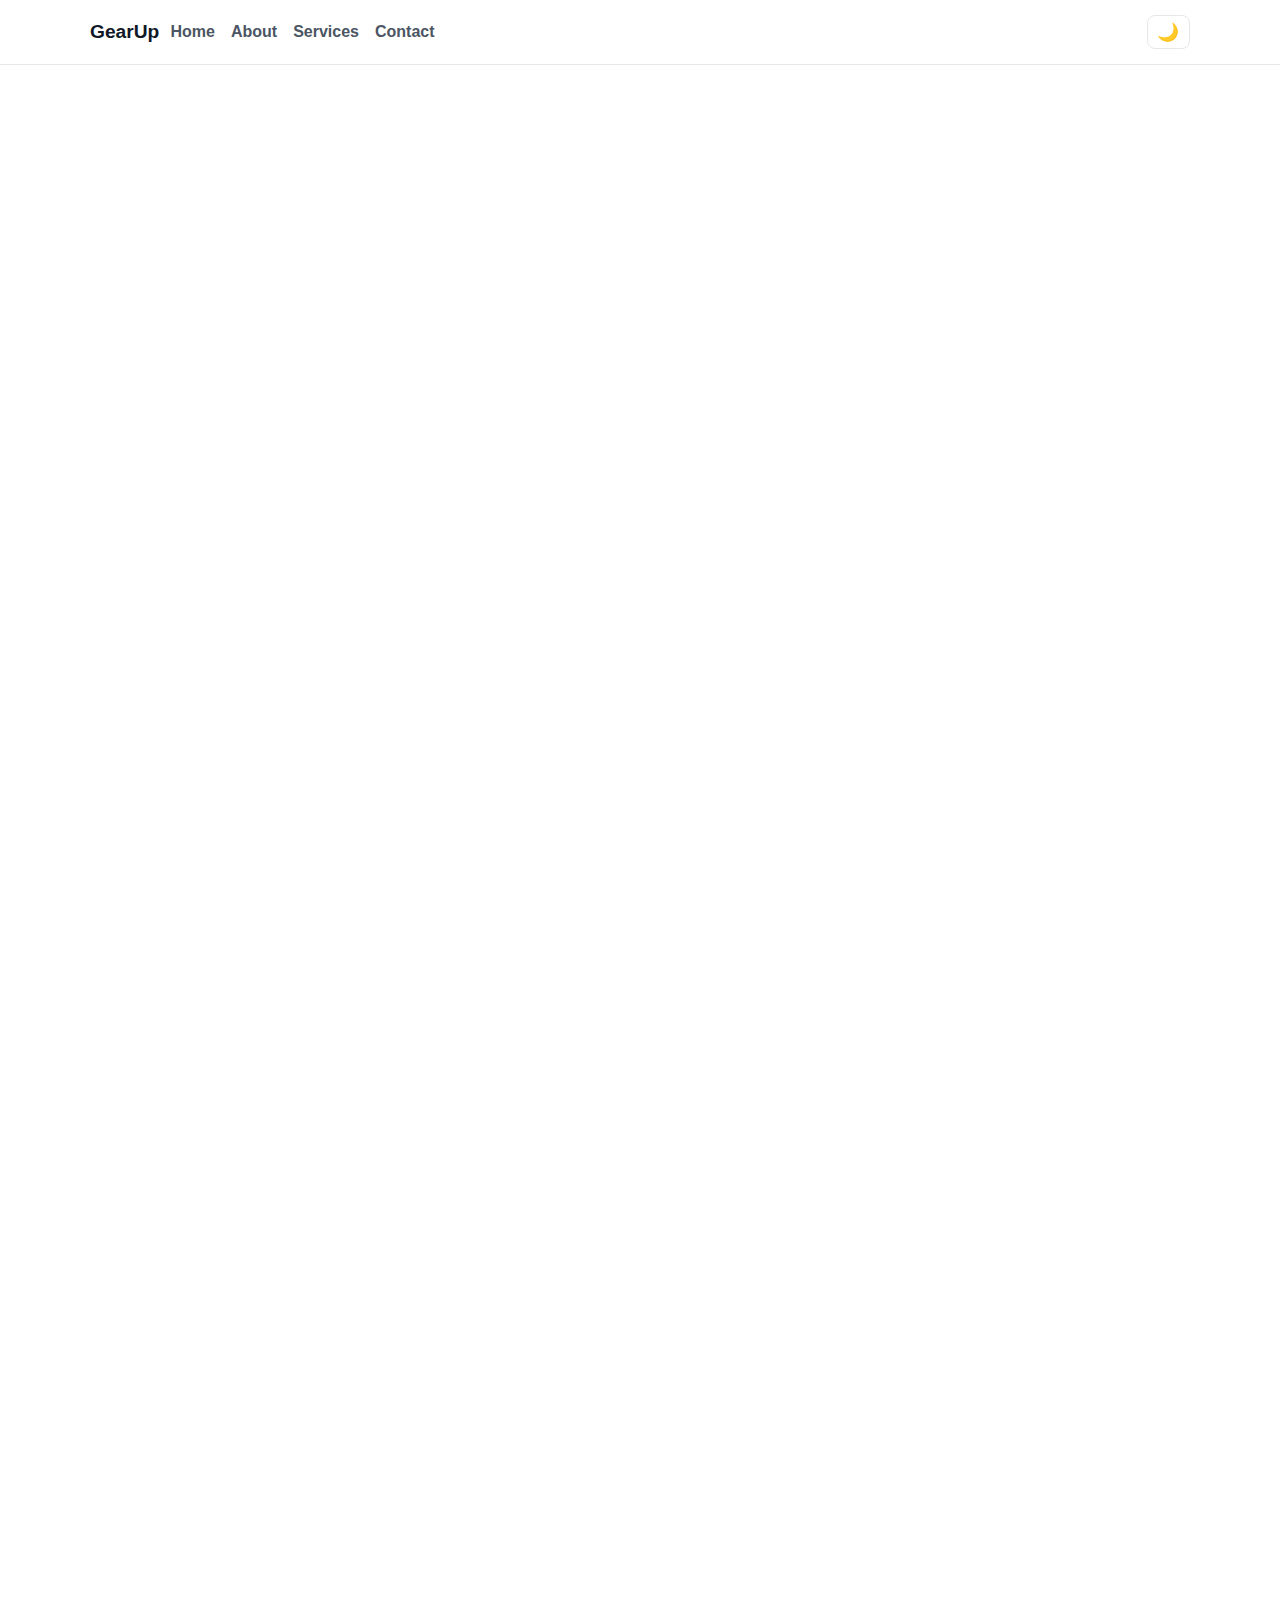
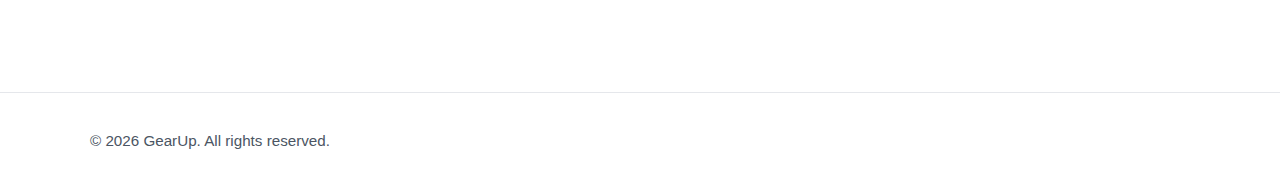
<file: index.html>
<!DOCTYPE html>
<html lang="en">
  <head>
    <meta charset="UTF-8" />
    <meta name="viewport" content="width=device-width, initial-scale=1.0" />
    <title>GearUp</title>
    <link rel="stylesheet" href="styles.css" />
  </head>
  <body>
    <header class="site-header">
      <div class="container nav-wrap">
        <a href="#" class="logo">GearUp</a>
        <nav class="site-nav" id="site-nav" aria-label="Main navigation">
          <a href="#home">Home</a>
          <a href="#about">About</a>
          <a href="#services">Services</a>
          <a href="#contact">Contact</a>
        </nav>
        <button class="theme-btn" id="theme-btn" aria-label="Toggle theme">🌙</button>
        <button class="menu-btn" id="menu-btn" aria-label="Toggle menu" aria-expanded="false">☰</button>
      </div>
    </header>

    <main>
      <section class="hero reveal" id="home">
        <div class="container hero-content">
          <h1>Build your next step with confidence.</h1>
          <p>
            A clean, modern starter website for your project, business, or personal brand.
            Fast, responsive, and easy to customize.
          </p>
          <a class="btn" href="#contact">Get Started</a>
        </div>
      </section>

      <section class="section reveal" id="about">
        <div class="container">
          <h2>About</h2>
          <p>
            GearUp helps you present what you do in a simple and professional way.
            This starter includes a hero section, service cards, and a contact form.
          </p>
        </div>
      </section>

      <section class="section alt reveal" id="services">
        <div class="container">
          <h2>Services</h2>
          <div class="cards">
            <article class="card reveal">
              <h3>Design</h3>
              <p>Clean layouts focused on readability and conversion.</p>
            </article>
            <article class="card reveal">
              <h3>Development</h3>
              <p>Responsive frontend implementation for all devices.</p>
            </article>
            <article class="card reveal">
              <h3>Support</h3>
              <p>Easy customization and updates as your project grows.</p>
            </article>
          </div>
        </div>
      </section>

      <section class="section reveal" id="contact">
        <div class="container">
          <h2>Contact</h2>
          <form class="contact-form" id="contact-form">
            <label>
              Name
              <input type="text" name="name" required />
            </label>
            <label>
              Email
              <input type="email" name="email" required />
            </label>
            <label>
              Message
              <textarea id="message-input" name="message" rows="5" maxlength="300" required></textarea>
            </label>
            <p class="char-count" id="char-count">0 / 300</p>
            <button type="submit" class="btn">Send Message</button>
            <p class="form-message" id="form-message" aria-live="polite"></p>
          </form>
        </div>
      </section>
    </main>

    <footer class="site-footer">
      <div class="container">
        <p>© 2026 GearUp. All rights reserved.</p>
      </div>
    </footer>

    <button class="to-top" id="to-top" aria-label="Back to top">↑</button>

    <script src="script.js"></script>
  </body>
</html>
</file>
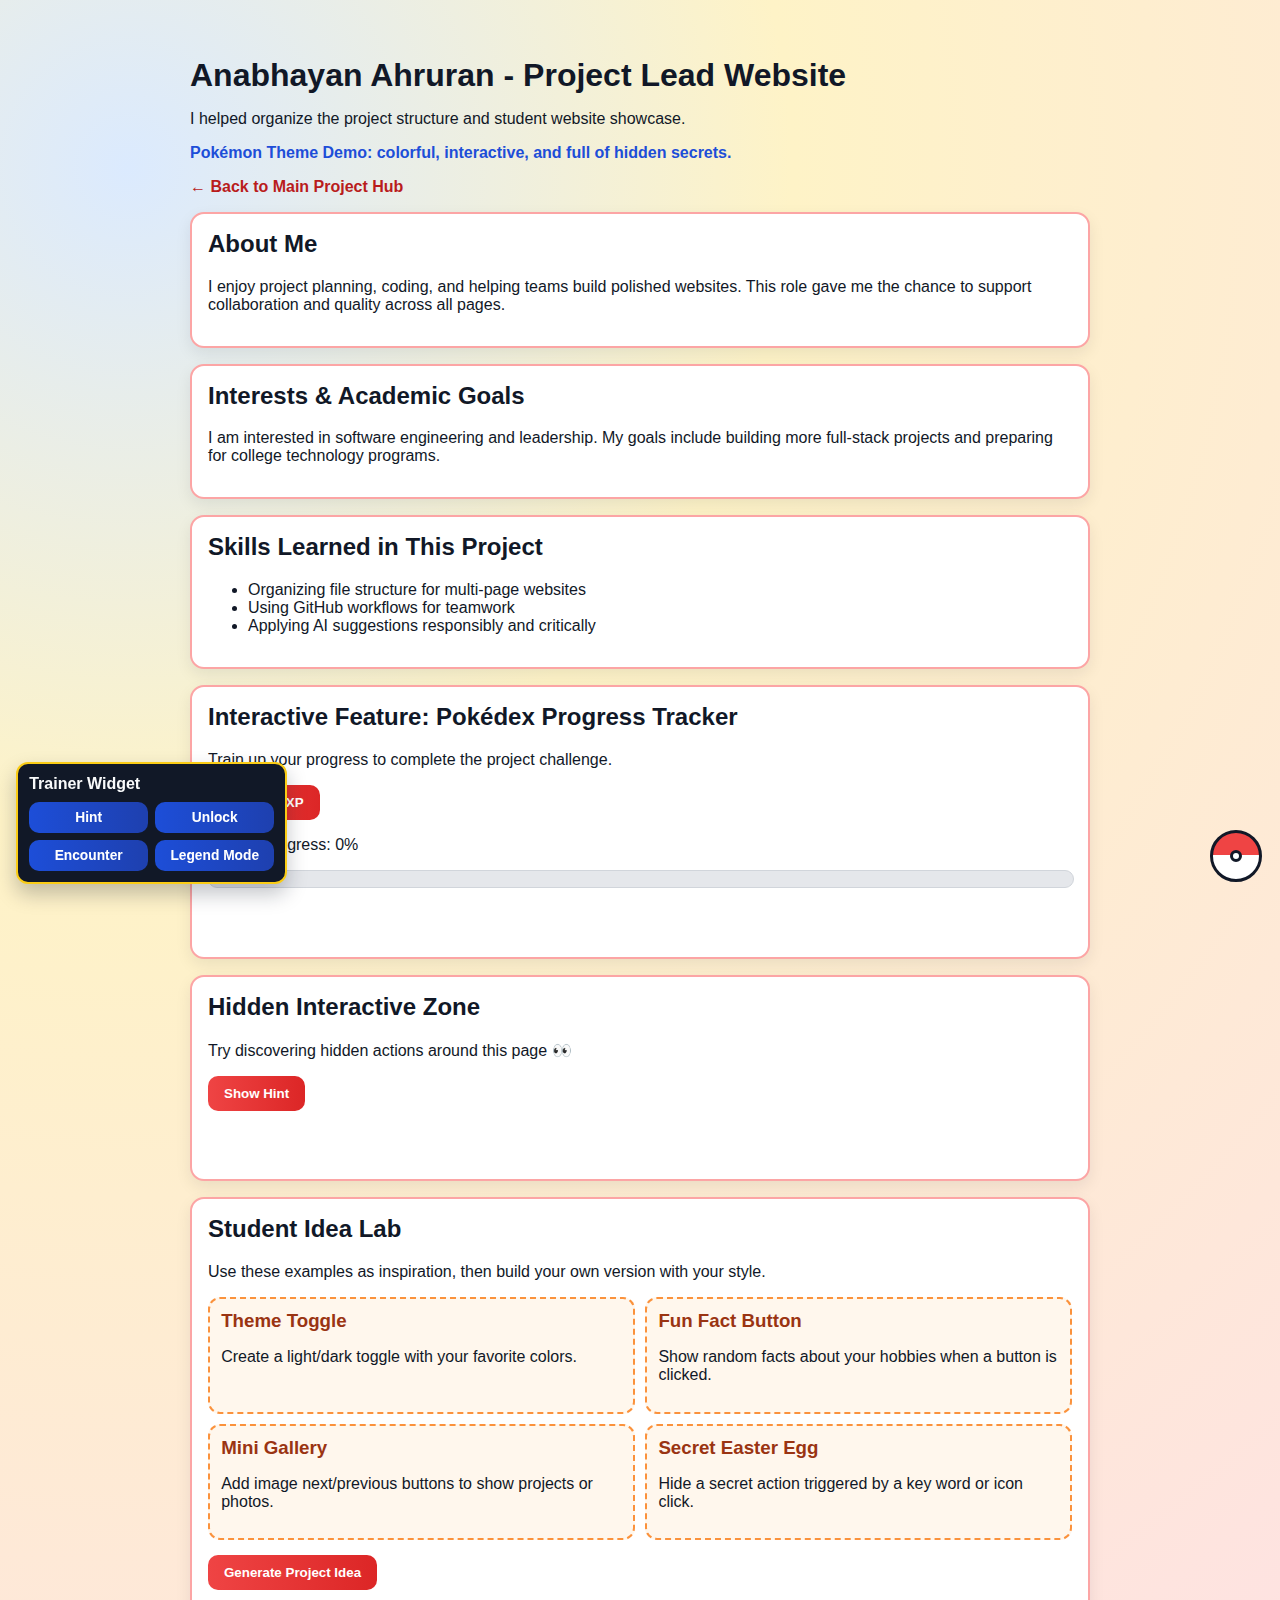
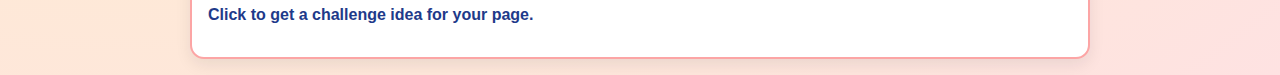
<file: AnabhayanAhruran/index.html>
<!DOCTYPE html>
<html lang="en">
  <head>
    <meta charset="UTF-8" />
    <meta name="viewport" content="width=device-width, initial-scale=1.0" />
    <title>Anabhayan Ahruran | Project Lead | GEAR UP</title>
    <link rel="stylesheet" href="styles.css" />
  </head>
  <body>
    <!-- Project lead header -->
    <header>
      <h1>Anabhayan Ahruran - Project Lead Website</h1>
      <p>I helped organize the project structure and student website showcase.</p>
      <p class="theme-note">Pokémon Theme Demo: colorful, interactive, and full of hidden secrets.</p>
      <a href="../index.html">← Back to Main Project Hub</a>
    </header>

    <main>
      <!-- About section -->
      <section>
        <h2>About Me</h2>
        <p>
          I enjoy project planning, coding, and helping teams build polished websites. This role
          gave me the chance to support collaboration and quality across all pages.
        </p>
      </section>

      <!-- Interests section -->
      <section>
        <h2>Interests & Academic Goals</h2>
        <p>
          I am interested in software engineering and leadership. My goals include building more
          full-stack projects and preparing for college technology programs.
        </p>
      </section>

      <!-- Skills section -->
      <section>
        <h2>Skills Learned in This Project</h2>
        <ul>
          <li>Organizing file structure for multi-page websites</li>
          <li>Using GitHub workflows for teamwork</li>
          <li>Applying AI suggestions responsibly and critically</li>
        </ul>
      </section>

      <!-- Interactive feature -->
      <section>
        <h2>Interactive Feature: Pokédex Progress Tracker</h2>
        <p>Train up your progress to complete the project challenge.</p>
        <button id="progress-btn">Train +20 XP</button>
        <p id="progress-text">Project Progress: 0%</p>
        <div class="progress-bar">
          <div id="progress-fill"></div>
        </div>
        <p id="badge-text" class="badge-text" aria-live="polite"></p>
      </section>

      <section>
        <h2>Hidden Interactive Zone</h2>
        <p>Try discovering hidden actions around this page 👀</p>
        <button id="hint-btn">Show Hint</button>
        <p id="hint-output"></p>
      </section>

      <section>
        <h2>Student Idea Lab</h2>
        <p>Use these examples as inspiration, then build your own version with your style.</p>
        <div class="idea-grid">
          <article class="idea-card">
            <h3>Theme Toggle</h3>
            <p>Create a light/dark toggle with your favorite colors.</p>
          </article>
          <article class="idea-card">
            <h3>Fun Fact Button</h3>
            <p>Show random facts about your hobbies when a button is clicked.</p>
          </article>
          <article class="idea-card">
            <h3>Mini Gallery</h3>
            <p>Add image next/previous buttons to show projects or photos.</p>
          </article>
          <article class="idea-card">
            <h3>Secret Easter Egg</h3>
            <p>Hide a secret action triggered by a key word or icon click.</p>
          </article>
        </div>
        <button id="idea-btn">Generate Project Idea</button>
        <p id="idea-output">Click to get a challenge idea for your page.</p>
      </section>
    </main>

    <div class="pokeball-badge" id="pokeball-badge" title="Secret trigger"></div>

    <aside class="secret-panel" id="secret-panel" aria-hidden="true">
      <h3>Secret Pokédex Unlocked</h3>
      <p id="secret-message">A hidden trainer interaction has been activated.</p>
      <button id="encounter-btn">Find Wild Pokémon</button>
      <p id="encounter-output">No encounter yet.</p>
    </aside>

    <aside class="trainer-widget" aria-label="Trainer controls">
      <h3>Trainer Widget</h3>
      <div class="widget-actions">
        <button id="widget-hint">Hint</button>
        <button id="widget-unlock">Unlock</button>
        <button id="widget-encounter">Encounter</button>
        <button id="widget-legend">Legend Mode</button>
      </div>
    </aside>

    <script src="script.js"></script>
  </body>
</html>
</file>
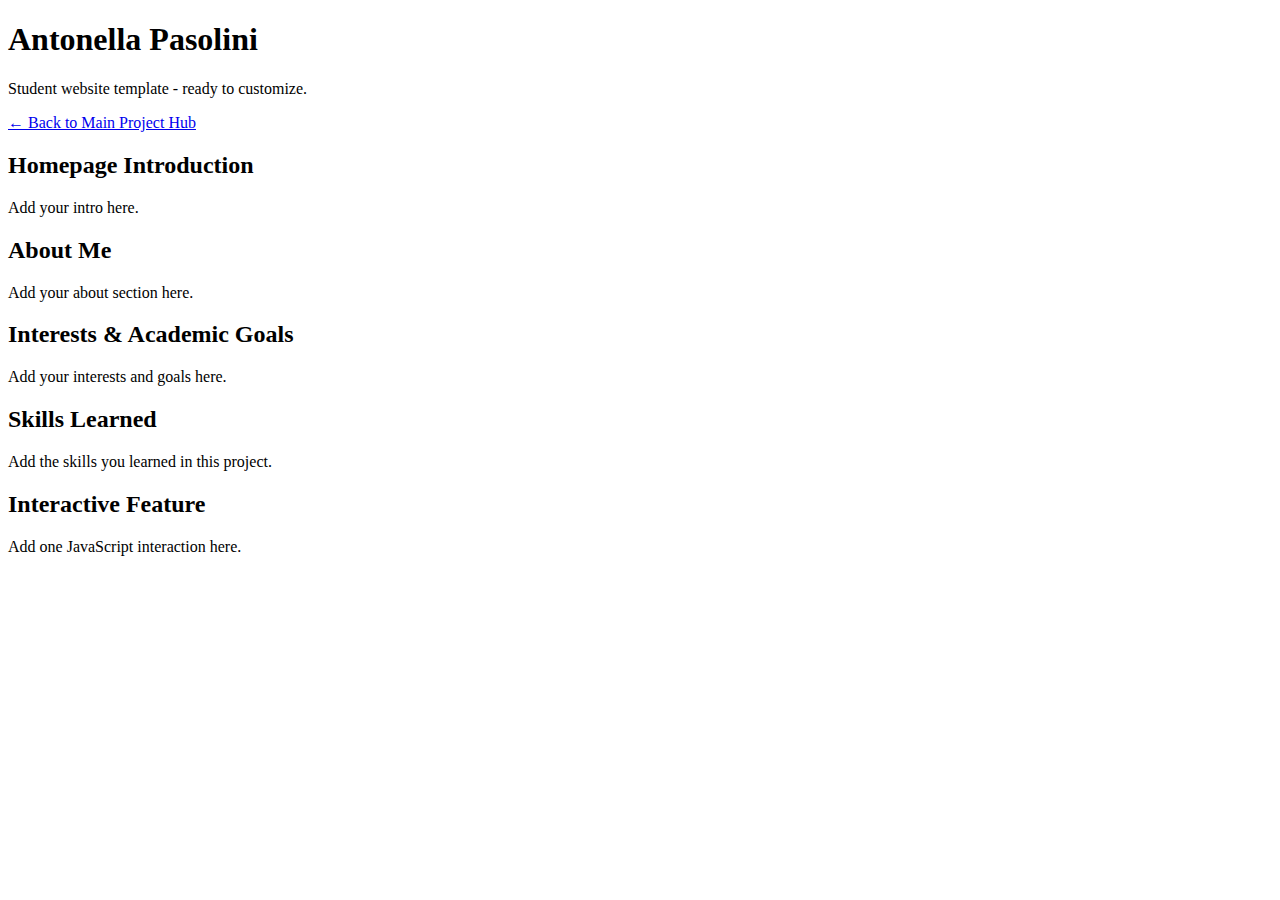
<file: antonella-pasolini/index.html>
<!DOCTYPE html>
<html lang="en">
  <head>
    <meta charset="UTF-8" />
    <meta name="viewport" content="width=device-width, initial-scale=1.0" />
    <title>Antonella Pasolini | Starter Template</title>
  </head>
  <body>
    <!-- Student starter template: build your design from scratch -->
    <header>
      <h1>Antonella Pasolini</h1>
      <p>Student website template - ready to customize.</p>
      <a href="../index.html">← Back to Main Project Hub</a>
    </header>

    <main>
      <section>
        <h2>Homepage Introduction</h2>
        <p>Add your intro here.</p>
      </section>

      <section>
        <h2>About Me</h2>
        <p>Add your about section here.</p>
      </section>

      <section>
        <h2>Interests & Academic Goals</h2>
        <p>Add your interests and goals here.</p>
      </section>

      <section>
        <h2>Skills Learned</h2>
        <p>Add the skills you learned in this project.</p>
      </section>

      <section>
        <h2>Interactive Feature</h2>
        <p>Add one JavaScript interaction here.</p>
      </section>
    </main>
  </body>
</html>
</file>
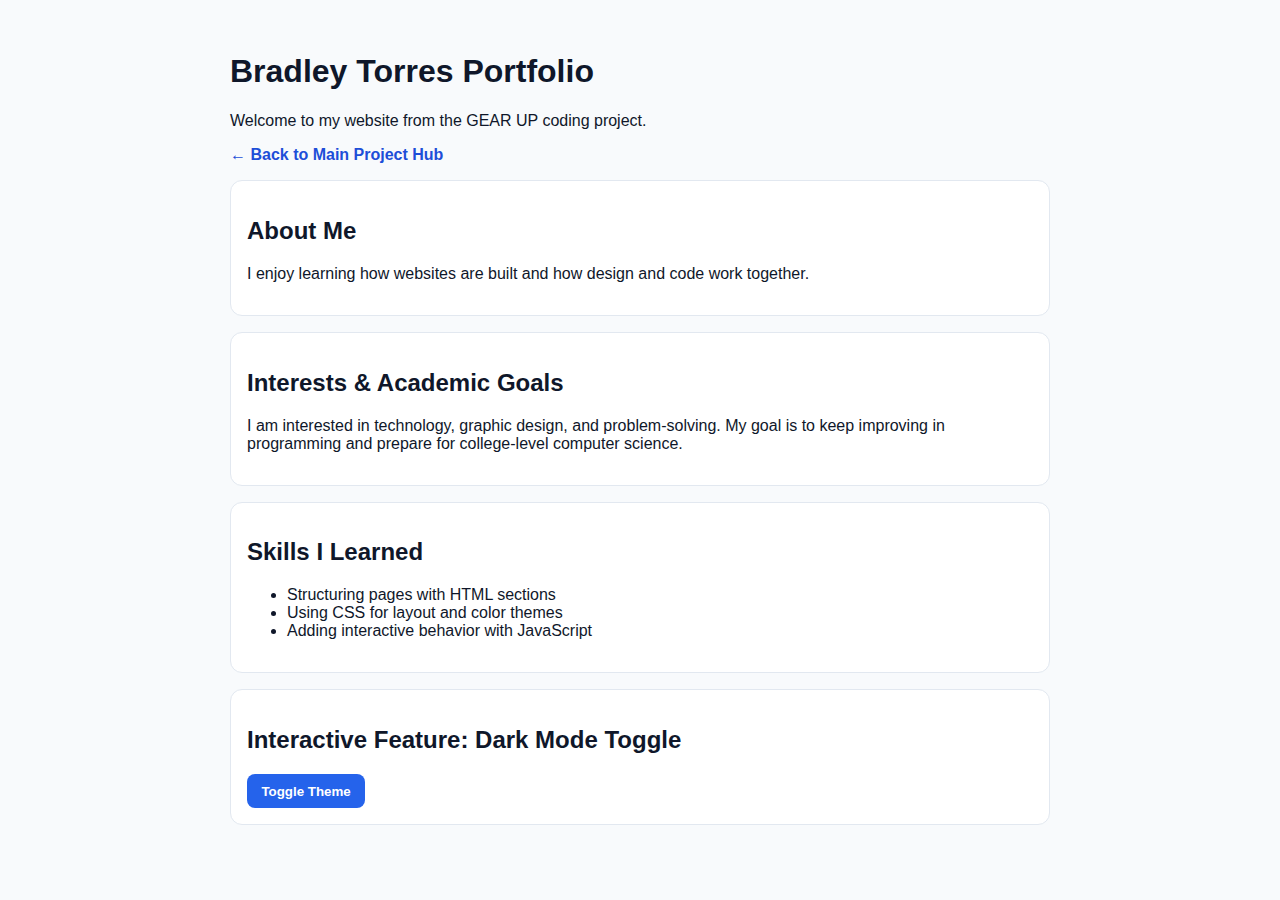
<file: bradley-torres/index.html>
<!DOCTYPE html>
<html lang="en">
  <head>
    <meta charset="UTF-8" />
    <meta name="viewport" content="width=device-width, initial-scale=1.0" />
    <title>Bradley Torres | GEAR UP</title>
    <link rel="stylesheet" href="styles.css" />
  </head>
  <body>
    <!-- Student page header -->
    <header>
      <h1>Bradley Torres Portfolio</h1>
      <p>Welcome to my website from the GEAR UP coding project.</p>
      <a href="../index.html">← Back to Main Project Hub</a>
    </header>

    <main>
      <!-- About Me section -->
      <section>
        <h2>About Me</h2>
        <p>
          I enjoy learning how websites are built and how design and code work together.
        </p>
      </section>

      <!-- Interests and goals -->
      <section>
        <h2>Interests & Academic Goals</h2>
        <p>
          I am interested in technology, graphic design, and problem-solving. My goal is to keep
          improving in programming and prepare for college-level computer science.
        </p>
      </section>

      <!-- Skills learned -->
      <section>
        <h2>Skills I Learned</h2>
        <ul>
          <li>Structuring pages with HTML sections</li>
          <li>Using CSS for layout and color themes</li>
          <li>Adding interactive behavior with JavaScript</li>
        </ul>
      </section>

      <!-- Interactive feature -->
      <section class="interactive">
        <h2>Interactive Feature: Dark Mode Toggle</h2>
        <button id="theme-toggle">Toggle Theme</button>
      </section>
    </main>

    <script src="script.js"></script>
  </body>
</html>
</file>
<file: styles.css>
:root {
  --bg: #ffffff;
  --text: #111827;
  --muted: #4b5563;
  --primary: #2563eb;
  --primary-dark: #1e40af;
  --surface: #f3f4f6;
  --border: #e5e7eb;
  --header-bg: #ffffff;
}

[data-theme="dark"] {
  --bg: #0b1220;
  --text: #e5e7eb;
  --muted: #94a3b8;
  --primary: #60a5fa;
  --primary-dark: #3b82f6;
  --surface: #121a2c;
  --border: #243047;
  --header-bg: #0f172a;
}

* {
  box-sizing: border-box;
}

html {
  scroll-behavior: smooth;
}

body {
  margin: 0;
  font-family: Arial, Helvetica, sans-serif;
  color: var(--text);
  background: var(--bg);
  line-height: 1.6;
  transition: background-color 0.25s ease, color 0.25s ease;
}

.container {
  width: min(1100px, 92%);
  margin: 0 auto;
}

.site-header {
  border-bottom: 1px solid var(--border);
  background: var(--header-bg);
  position: sticky;
  top: 0;
  z-index: 10;
}

.nav-wrap {
  display: flex;
  align-items: center;
  justify-content: space-between;
  gap: 0.7rem;
  min-height: 64px;
}

.logo {
  text-decoration: none;
  color: var(--text);
  font-weight: 700;
  font-size: 1.2rem;
}

.site-nav {
  display: flex;
  gap: 1rem;
}

.site-nav a {
  text-decoration: none;
  color: var(--muted);
  font-weight: 600;
}

.site-nav a:hover,
.site-nav a.active {
  color: var(--primary);
}

.theme-btn,
.menu-btn {
  border: 1px solid var(--border);
  background: var(--header-bg);
  padding: 0.35rem 0.6rem;
  border-radius: 0.5rem;
  font-size: 1.1rem;
  cursor: pointer;
  color: var(--text);
}

.theme-btn {
  margin-left: auto;
}

.menu-btn {
  display: none;
}

.hero {
  padding: 5rem 0;
  background: linear-gradient(180deg, color-mix(in srgb, var(--primary) 12%, var(--bg)) 0%, var(--bg) 100%);
}

.hero-content {
  max-width: 700px;
}

.hero h1 {
  margin: 0 0 0.8rem;
  font-size: clamp(2rem, 4vw, 3rem);
  line-height: 1.2;
}

.hero p {
  margin: 0 0 1.5rem;
  color: var(--muted);
}

.btn {
  display: inline-block;
  border: none;
  background: var(--primary);
  color: white;
  padding: 0.7rem 1.1rem;
  border-radius: 0.55rem;
  text-decoration: none;
  font-weight: 700;
  cursor: pointer;
}

.btn:hover {
  background: var(--primary-dark);
}

.section {
  padding: 3.5rem 0;
}

.section h2 {
  margin-top: 0;
  font-size: 1.8rem;
}

.section p {
  color: var(--muted);
}

.alt {
  background: var(--surface);
}

.cards {
  display: grid;
  grid-template-columns: repeat(3, minmax(0, 1fr));
  gap: 1rem;
  margin-top: 1.1rem;
}

.card {
  background: var(--header-bg);
  border: 1px solid var(--border);
  border-radius: 0.8rem;
  padding: 1rem;
  transition: transform 0.2s ease, border-color 0.2s ease;
}

.card:hover {
  transform: translateY(-4px);
  border-color: var(--primary);
}

.card h3 {
  margin-top: 0;
}

.contact-form {
  max-width: 640px;
  display: grid;
  gap: 0.9rem;
}

.contact-form label {
  display: grid;
  gap: 0.4rem;
  font-weight: 600;
}

.contact-form input,
.contact-form textarea {
  border: 1px solid var(--border);
  border-radius: 0.55rem;
  padding: 0.65rem;
  font: inherit;
  background: var(--header-bg);
  color: var(--text);
}

.form-message {
  margin: 0.2rem 0 0;
  color: var(--primary-dark);
  font-weight: 600;
}

.char-count {
  margin: 0;
  color: var(--muted);
  font-weight: 600;
  font-size: 0.9rem;
}

.reveal {
  opacity: 0;
  transform: translateY(16px);
  transition: opacity 0.45s ease, transform 0.45s ease;
}

.reveal.visible {
  opacity: 1;
  transform: translateY(0);
}

.site-footer {
  border-top: 1px solid var(--border);
  padding: 1.3rem 0;
  color: var(--muted);
  font-size: 0.95rem;
}

.to-top {
  position: fixed;
  right: 1rem;
  bottom: 1rem;
  width: 2.4rem;
  height: 2.4rem;
  border: 1px solid var(--border);
  border-radius: 999px;
  background: var(--header-bg);
  color: var(--text);
  font-size: 1.1rem;
  cursor: pointer;
  opacity: 0;
  pointer-events: none;
  transition: opacity 0.2s ease;
}

.to-top.show {
  opacity: 1;
  pointer-events: auto;
}

@media (max-width: 850px) {
  .cards {
    grid-template-columns: 1fr 1fr;
  }
}

@media (max-width: 640px) {
  .menu-btn {
    display: block;
  }

  .site-nav {
    position: absolute;
    top: 64px;
    left: 0;
    right: 0;
    display: none;
    flex-direction: column;
    padding: 1rem 4%;
    border-bottom: 1px solid var(--border);
    background: var(--header-bg);
  }

  .site-nav.open {
    display: flex;
  }

  .cards {
    grid-template-columns: 1fr;
  }
}
</file>
<file: AnabhayanAhruran/styles.css>
:root {
  --poke-red: #ef4444;
  --poke-blue: #2563eb;
  --poke-yellow: #facc15;
  --ink: #111827;
  --panel: #ffffff;
}

body {
  margin: 0;
  font-family: Arial, Helvetica, sans-serif;
  color: var(--ink);
  background: radial-gradient(circle at 10% 10%, #dbeafe 0%, #fef3c7 35%, #fee2e2 100%);
}

header,
main {
  width: min(900px, 92%);
  margin: 0 auto;
}

header {
  padding: 2.2rem 0 1rem;
}

h1 {
  margin-bottom: 0.45rem;
}

.theme-note {
  font-weight: 700;
  color: #1d4ed8;
}

a {
  color: #b91c1c;
  text-decoration: none;
  font-weight: 700;
}

section {
  background: var(--panel);
  border: 2px solid #fca5a5;
  border-radius: 14px;
  padding: 1rem;
  margin-bottom: 1rem;
  box-shadow: 0 6px 16px rgba(17, 24, 39, 0.08);
}

section h2 {
  margin-top: 0;
}

.idea-grid {
  display: grid;
  grid-template-columns: 1fr 1fr;
  gap: 0.65rem;
  margin: 0.75rem 0 0.9rem;
}

.idea-card {
  background: #fff7ed;
  border: 2px dashed #fb923c;
  border-radius: 12px;
  padding: 0.7rem;
}

.idea-card h3 {
  margin: 0 0 0.35rem;
  color: #9a3412;
}

#idea-output {
  min-height: 1.2rem;
  font-weight: 700;
  color: #1e3a8a;
}

button {
  border: 0;
  border-radius: 10px;
  padding: 0.62rem 1rem;
  background: linear-gradient(90deg, var(--poke-red), #dc2626);
  color: #ffffff;
  font-weight: 700;
  cursor: pointer;
}

button:hover {
  filter: brightness(1.05);
}

.progress-bar {
  width: 100%;
  height: 16px;
  background: #e5e7eb;
  border-radius: 999px;
  overflow: hidden;
  border: 1px solid #d1d5db;
}

#progress-fill {
  width: 0;
  height: 100%;
  background: linear-gradient(90deg, var(--poke-yellow), #f59e0b);
  transition: width 0.28s ease;
}

.badge-text {
  min-height: 1.3rem;
  font-weight: 700;
  color: #1d4ed8;
}

#hint-output {
  min-height: 1.3rem;
  font-weight: 600;
}

.pokeball-badge {
  position: fixed;
  right: 18px;
  bottom: 18px;
  width: 46px;
  height: 46px;
  border-radius: 999px;
  border: 3px solid #111827;
  background: linear-gradient(#ef4444 0 48%, #ffffff 48% 100%);
  cursor: pointer;
}

.pokeball-badge::after {
  content: "";
  position: absolute;
  inset: 17px;
  border-radius: 999px;
  border: 3px solid #111827;
  background: #ffffff;
}

.secret-panel {
  position: fixed;
  right: 18px;
  bottom: 76px;
  width: min(310px, 88vw);
  background: #111827;
  color: #f9fafb;
  border: 2px solid #60a5fa;
  border-radius: 12px;
  padding: 0.9rem;
  opacity: 0;
  transform: translateY(10px);
  pointer-events: none;
  transition: opacity 0.25s ease, transform 0.25s ease;
}

.secret-panel.show {
  opacity: 1;
  transform: translateY(0);
  pointer-events: auto;
}

.secret-panel button {
  margin-top: 0.35rem;
  background: linear-gradient(90deg, var(--poke-blue), #1d4ed8);
}

.trainer-widget {
  position: fixed;
  left: 16px;
  bottom: 16px;
  width: min(245px, 84vw);
  background: #111827;
  color: #f9fafb;
  border: 2px solid #facc15;
  border-radius: 12px;
  padding: 0.7rem;
  box-shadow: 0 10px 20px rgba(17, 24, 39, 0.25);
}

.trainer-widget h3 {
  margin: 0 0 0.55rem;
  font-size: 1rem;
}

.widget-actions {
  display: grid;
  grid-template-columns: 1fr 1fr;
  gap: 0.45rem;
}

.widget-actions button {
  padding: 0.5rem 0.6rem;
  font-size: 0.86rem;
  background: linear-gradient(90deg, #1d4ed8, #1e40af);
}

body.legendary-mode {
  background: radial-gradient(circle at top left, #111827 0%, #1e3a8a 50%, #0f172a 100%);
  color: #e2e8f0;
}

body.legendary-mode section {
  background: #1f2937;
  border-color: #60a5fa;
}

body.legendary-mode .idea-card {
  background: #0f172a;
  border-color: #60a5fa;
}

body.legendary-mode .idea-card h3,
body.legendary-mode #idea-output {
  color: #93c5fd;
}

body.legendary-mode a,
body.legendary-mode .badge-text,
body.legendary-mode .theme-note {
  color: #93c5fd;
}

body.legendary-mode .trainer-widget {
  border-color: #60a5fa;
}

@media (max-width: 620px) {
  .idea-grid {
    grid-template-columns: 1fr;
  }

  .trainer-widget {
    left: 10px;
    bottom: 74px;
  }
}
</file>
<file: bradley-torres/styles.css>
body {
  margin: 0;
  font-family: Arial, Helvetica, sans-serif;
  background: #f8fafc;
  color: #0f172a;
}

header,
main {
  width: min(820px, 92%);
  margin: 0 auto;
}

header {
  padding: 2rem 0 1rem;
}

section {
  background: #ffffff;
  border: 1px solid #e2e8f0;
  border-radius: 12px;
  padding: 1rem;
  margin-bottom: 1rem;
}

a {
  color: #1d4ed8;
  text-decoration: none;
  font-weight: 700;
}

button {
  border: 0;
  border-radius: 8px;
  padding: 0.6rem 0.9rem;
  background: #2563eb;
  color: #ffffff;
  font-weight: 700;
  cursor: pointer;
}

body.dark {
  background: #0f172a;
  color: #e2e8f0;
}

body.dark section {
  background: #111827;
  border-color: #334155;
}

body.dark a {
  color: #93c5fd;
}
</file>
